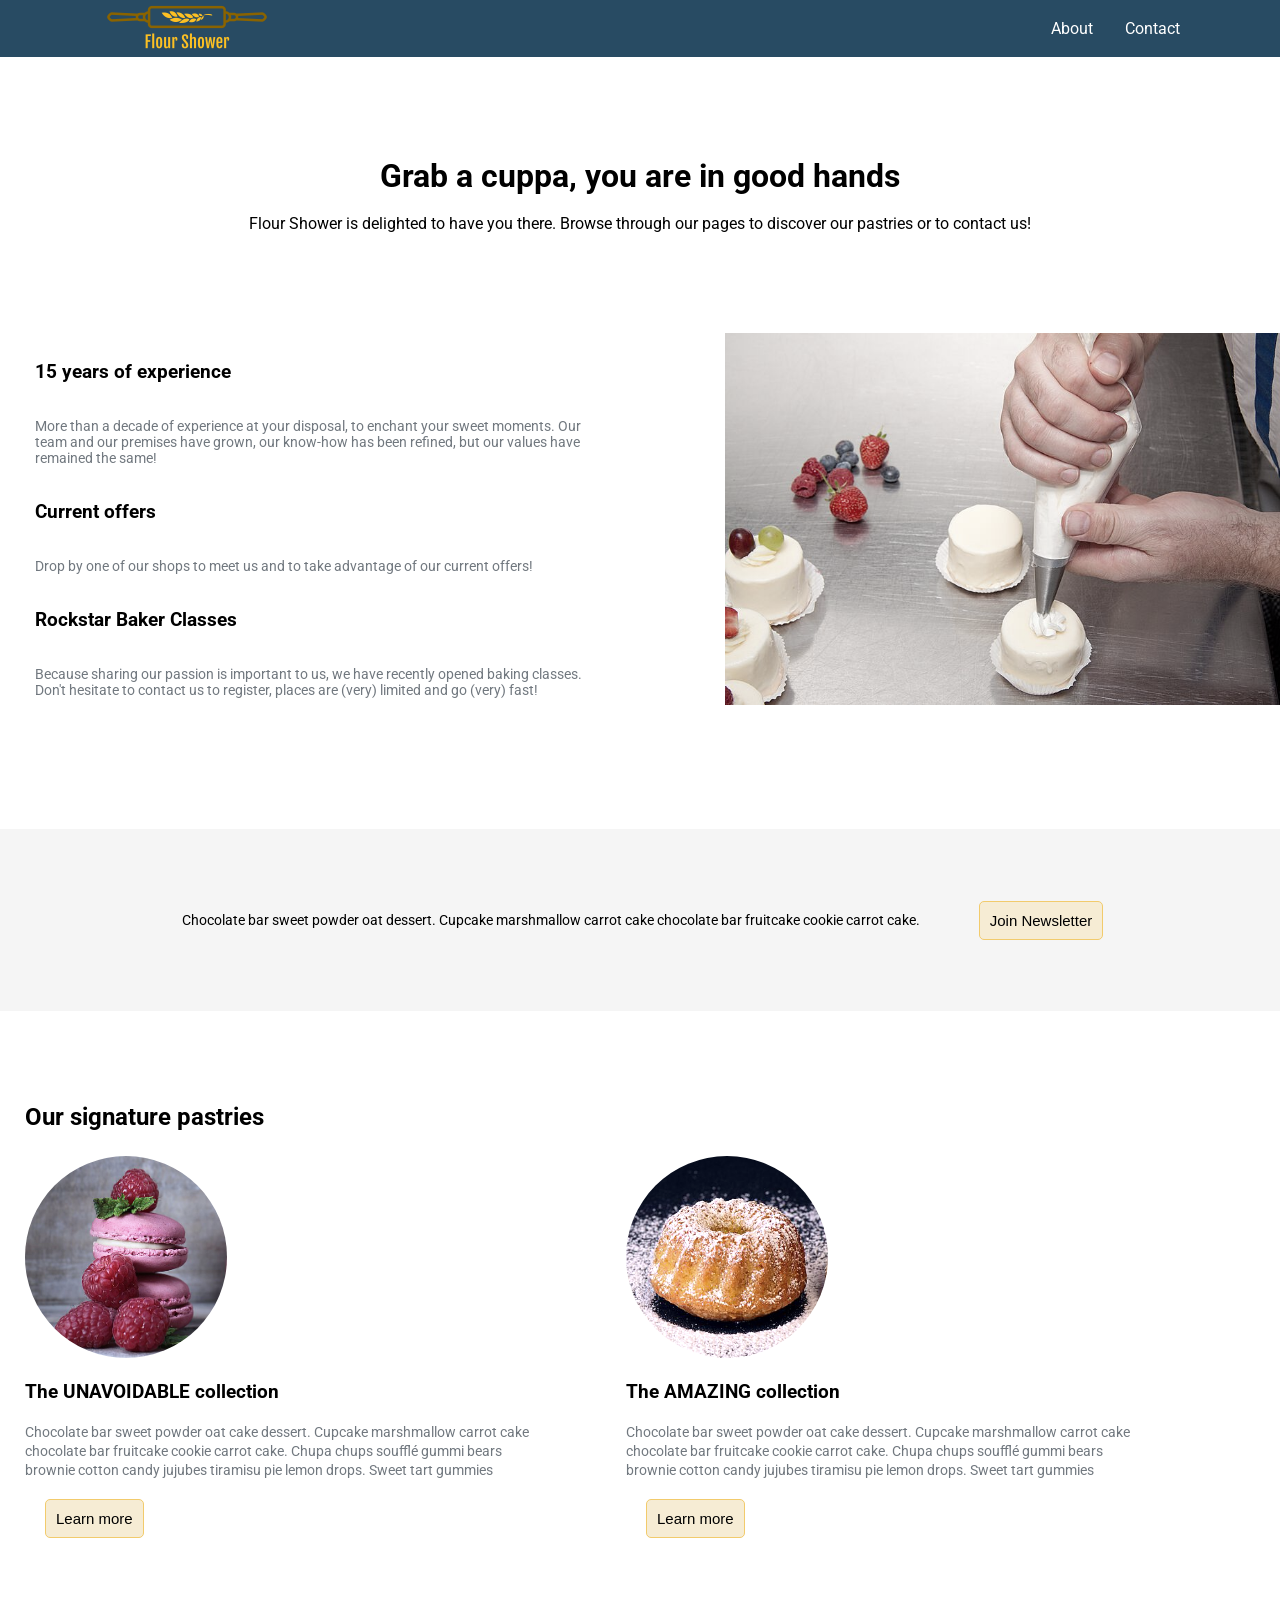
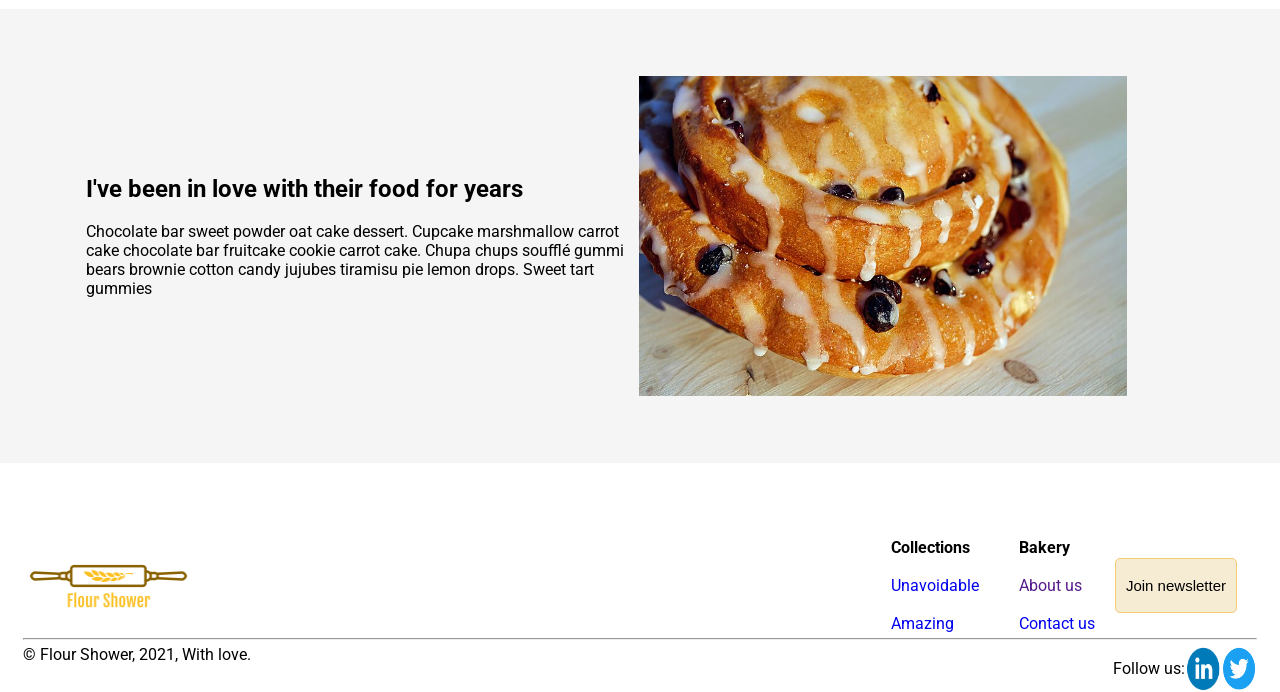
<file: Index.html>
<!DOCTYPE html>
<html lang="en">
  <head>
    <link rel="stylesheet" type="text/css" href="stylesheets/style.css" />
    <meta charset="utf-8" />
    <title>FLOUR SHOWER</title>
  </head>
  <body>
    <!-- ----------------------------------------------------------------------- -->
    <!--                                 HEADER                                  -->
    <!-- ----------------------------------------------------------------------- -->
    <header>
      <div class="logo1">
        <img src="Images/logo.png" alt="Flour Shower Logo" />
      </div>
      <nav>
        <a class="links" href=""><p>About&emsp;</p></a>
        <a class="links" href=""><p>&emsp;Contact</p></a>
      </nav>
    </header>
    <!-- ----------------------------------------------------------------------- -->
    <!--                                  MAIN                                   -->
    <!-- ----------------------------------------------------------------------- -->
    <main>
      <figure class="box1">
        <h1>Grab a cuppa, you are in good hands</h1>
        <br />
        <p>
          Flour Shower is delighted to have you there. Browse through our pages
          to discover our pastries or to contact us!
        </p>
      </figure>
      <figure class="box2">
        <figcaption class="txt1">
          <h3>15 years of experience</h3>

          <span>
            More than a decade of experience at your disposal, to enchant your
            sweet moments. Our team and our premises have grown, our know-how
            has been refined, but our values have remained the same!
          </span>

          <h3>Current offers</h3>

          <span>
            Drop by one of our shops to meet us and to take advantage of our
            current offers!
          </span>

          <h3>Rockstar Baker Classes</h3>

          <span>
            Because sharing our passion is important to us, we have recently
            opened baking classes. Don't hesitate to contact us to register,
            places are (very) limited and go (very) fast!
          </span>
        </figcaption>
        <img class="pic1" src="Images/cream.jpg" alt="Cream on cakes" />
      </figure>
      <figure class="box3">
        <figcaption class="txt2">
          <p>
            Chocolate bar sweet powder oat dessert. Cupcake marshmallow carrot
            cake chocolate bar fruitcake cookie carrot cake.&ensp;&ensp;
          </p>
        </figcaption>
        <button class="btn">Join Newsletter</button>
      </figure>
      <h2 class="box4title">Our&nbsp;signature&nbsp;pastries</h2>
      <figure class="box4">
        <article class="subox1">
          <img
            src="Images/square_macarons.jpg"
            alt="Macarons tower"
            class="pic2"
          />
          <br />
          <br />
          <figcaption class="txt3">
            <h3>The UNAVOIDABLE collection</h3>
            <br />
            <span>
              Chocolate bar sweet powder oat cake dessert. Cupcake marshmallow
              carrot cake chocolate bar fruitcake cookie carrot cake. Chupa
              chups soufflé gummi bears brownie cotton candy jujubes tiramisu
              pie lemon drops. Sweet tart gummies
            </span>
            <br />
          </figcaption>
          <button class="btn">Learn more</button>
        </article>
        <article class="subox2">
          <img
            src="Images/square_round-pastries.jpg"
            alt="Round pastries"
            class="pic3"
          />
          <br />
          <br />
          <figcaption class="txt4">
            <h3>The AMAZING collection</h3>
            <br />
            <span>
              Chocolate bar sweet powder oat cake dessert. Cupcake marshmallow
              carrot cake chocolate bar fruitcake cookie carrot cake. Chupa
              chups soufflé gummi bears brownie cotton candy jujubes tiramisu
              pie lemon drops. Sweet tart gummies
            </span>
            <br />
          </figcaption>
          <button class="btn">Learn more</button>
        </article>
      </figure>
      <figure class="box5">
        <figcaption class="txt5">
          <h2>I've been in love with their food for years</h2>
          <br />
          <p>
            Chocolate bar sweet powder oat cake dessert. Cupcake marshmallow
            carrot cake chocolate bar fruitcake cookie carrot cake. Chupa chups
            soufflé gummi bears brownie cotton candy jujubes tiramisu pie lemon
            drops. Sweet tart gummies
          </p>
        </figcaption>
        <img
          src="Images/oven-noodle.jpg"
          alt="Snail styled pastry"
          class="pic4"
        />
      </figure>
      <figure class="footop">
        <img src="Images/logo.png" alt="Flour Shower Logo" class="logogo" />
        <div class="end">
          <ul class="collections">
            <h4>Collections</h4>
            <br />
            <li>
              <a rel="stylesheet" href="flour_sh_page4.html">Unavoidable</a>
            </li>
            <br />
            <li><a rel="stylesheet" href="flour_sh_page3.html">Amazing</a></li>
          </ul>
          <ul class="bakery">
            <h4>Bakery</h4>
            <br />
            <li><a rel="stylesheet" href="">About us</a></li>
            <br />
            <li>
              <a rel="stylesheet" href="flour_sh_page5.html">Contact us</a>
            </li>
          </ul>
          <button class="btn">Join newsletter</button>
        </div>
      </figure>
      <hr />
    </main>
    <!-- ----------------------------------------------------------------------- -->
    <!--                                 FOOTER                                  -->
    <!-- ----------------------------------------------------------------------- -->
    <footer>
      <div class="wl">
        <p>© Flour Shower, 2021, With love.</p>
      </div>
      <figure class="logofin">
        <p>Follow us:</p>
        <img
          src="Images/logo-linkedin.png"
          alt="Linkedin logo"
          class="logoend"
        />
        <img src="Images/logo-twitter.png" alt="Tweeter logo" class="logoend" />
      </figure>
    </footer>
  </body>
</html>
</file>
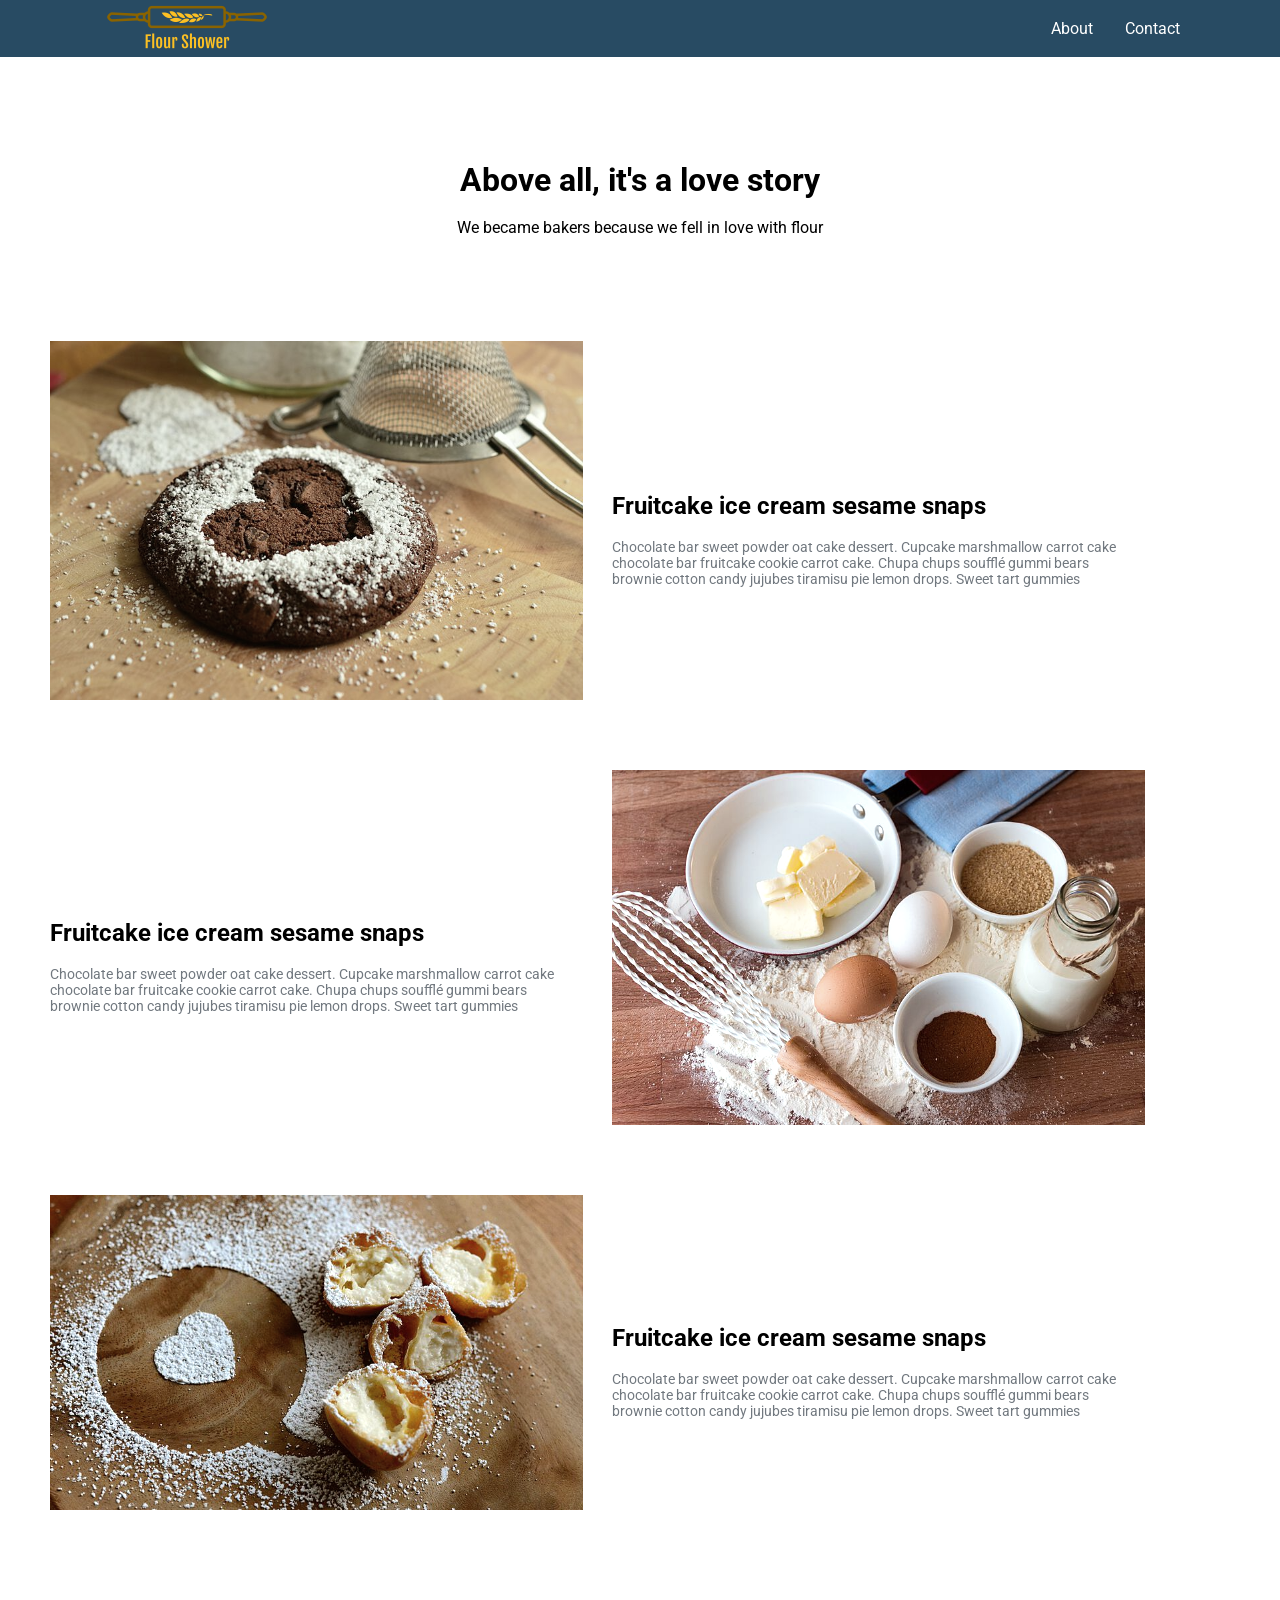
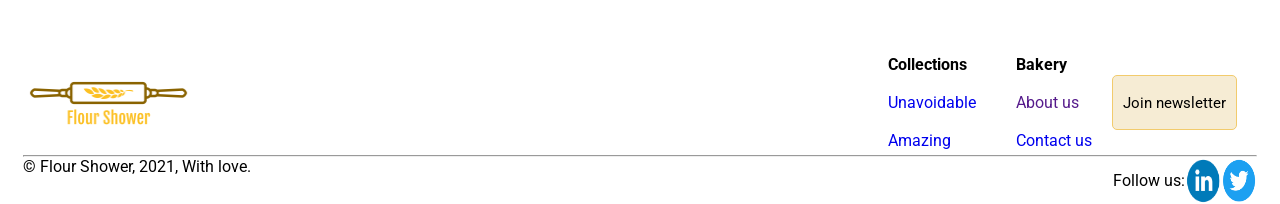
<file: flour_sh_page2.html>
<!DOCTYPE html>
<html lang="en">
  <head>
    <link rel="stylesheet" type="text/css" href="stylesheets/style_base.css" />
    <link rel="stylesheet" type="text/css" href="stylesheets/style_page2.css" />
    <meta charset="utf-8" />
    <title>FLOUR SHOWER</title>
  </head>
  <body>
    <!-- ----------------------------------------------------------------------- -->
    <!--                                 HEADER                                  -->
    <!-- ----------------------------------------------------------------------- -->
    <header>
      <div class="logo1">
        <img src="Images/logo.png" alt="Flour Shower Logo" />
      </div>
      <nav>
        <a class="links" href=""><p>About&emsp;</p></a>
        <a class="links" href=""><p>&emsp;Contact</p></a>
      </nav>
    </header>
    <!-- ----------------------------------------------------------------------- -->
    <!--                                  MAIN                                   -->
    <!-- ----------------------------------------------------------------------- -->
    <main>
      <figure class="box1">
        <h1>Above all, it's a love story</h1>
        <br />
        <p>We became bakers because we fell in love with flour</p>
      </figure>
      <div class="boxes">
        <figure class="box2">
          <img
            src="Images/coeur2.jpg"
            alt="heart printed on a piece of sh"
            class="puked"
          />
          <figcaption class="txt1">
            <h2>Fruitcake ice cream sesame snaps</h2>
            <br />
            <span
              >Chocolate bar sweet powder oat cake dessert. Cupcake marshmallow
              carrot cake chocolate bar fruitcake cookie carrot cake. Chupa
              chups soufflé gummi bears brownie cotton candy jujubes tiramisu
              pie lemon drops. Sweet tart gummies
            </span>
          </figcaption>
        </figure>
        <figure class="box3">
          <figcaption class="txt2">
            <h2>Fruitcake ice cream sesame snaps</h2>
            <br />
            <span
              >Chocolate bar sweet powder oat cake dessert. Cupcake marshmallow
              carrot cake chocolate bar fruitcake cookie carrot cake. Chupa
              chups soufflé gummi bears brownie cotton candy jujubes tiramisu
              pie lemon drops. Sweet tart gummies</span
            >
          </figcaption>
          <img
            src="Images/preparation.jpg"
            alt="useless tools for useless fools"
            class="egg"
          />
        </figure>
        <figure class="box4">
          <img src="Images/coeur3.jpg" alt="oysters scaming cakes" class="oï" />
          <figcaption class="txt3">
            <h2>Fruitcake ice cream sesame snaps</h2>
            <br />
            <span
              >Chocolate bar sweet powder oat cake dessert. Cupcake marshmallow
              carrot cake chocolate bar fruitcake cookie carrot cake. Chupa
              chups soufflé gummi bears brownie cotton candy jujubes tiramisu
              pie lemon drops. Sweet tart gummies
            </span>
          </figcaption>
        </figure>
      </div>
      <figure class="footop">
        <img src="Images/logo.png" alt="Flour Shower Logo" class="logogo" />
        <div class="end">
          <ul class="collections">
            <h4>Collections</h4>
            <br />
            <li>
              <a rel="stylesheet" href="flour_sh_page4.html">Unavoidable</a>
            </li>
            <br />
            <li><a rel="stylesheet" href="flour_sh_page3.html">Amazing</a></li>
          </ul>
          <ul class="bakery">
            <h4>Bakery</h4>
            <br />
            <li><a rel="stylesheet" href="">About us</a></li>
            <br />
            <li>
              <a rel="stylesheet" href="flour_sh_page5.html">Contact us</a>
            </li>
          </ul>
          <button class="btn">Join newsletter</button>
        </div>
      </figure>
      <hr />
    </main>
    <!-- ----------------------------------------------------------------------- -->
    <!--                                 FOOTER                                  -->
    <!-- ----------------------------------------------------------------------- -->
    <footer>
      <div class="wl">
        <p>© Flour Shower, 2021, With love.</p>
      </div>
      <figure class="logofin">
        <p>Follow us:</p>
        <img
          src="Images/logo-linkedin.png"
          alt="Linkedin logo"
          class="logoend"
        />
        <img src="Images/logo-twitter.png" alt="Tweeter logo" class="logoend" />
      </figure>
    </footer>
  </body>
</html>
</file>
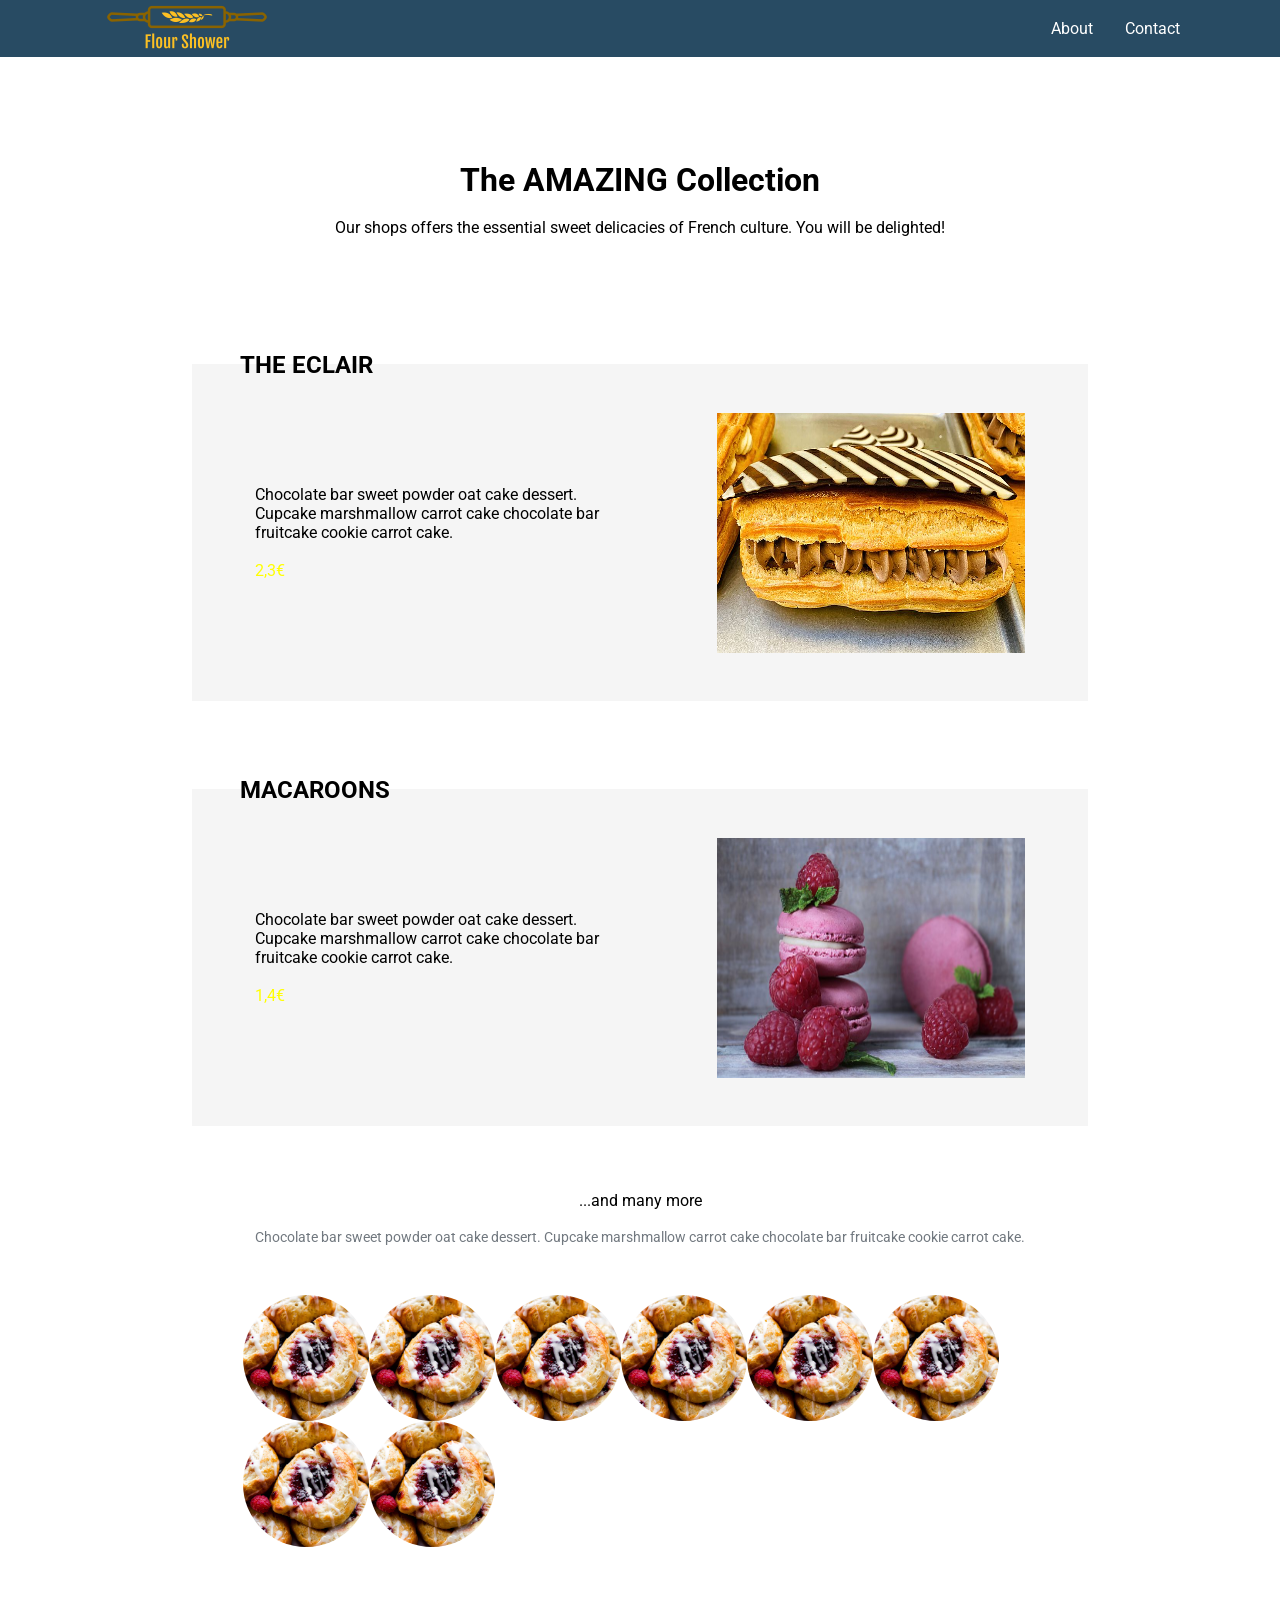
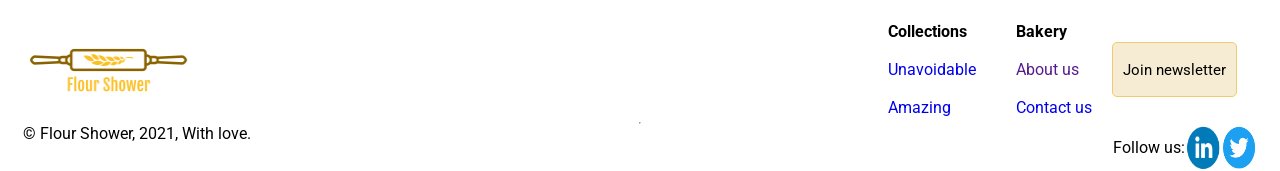
<file: flour_sh_page3.html>
<!DOCTYPE html>
<html lang="en">
  <head>
    <link rel="stylesheet" type="text/css" href="stylesheets/style_base.css" />
    <link
      rel="stylesheet"
      type="text/css"
      href="stylesheets/style_page3_n_4.css"
    />
    <meta charset="utf-8" />
    <title>FLOUR SHOWER</title>
  </head>
  <body>
    <!-- ----------------------------------------------------------------------- -->
    <!--                                 HEADER                                  -->
    <!-- ----------------------------------------------------------------------- -->
    <header>
      <div class="logo1">
        <img src="Images/logo.png" alt="Flour Shower Logo" />
      </div>
      <nav>
        <a class="links" href=""><p>About&emsp;</p></a>
        <a class="links" href=""><p>&emsp;Contact</p></a>
      </nav>
    </header>
    <main>
      <figure class="box1">
        <h1>The AMAZING Collection</h1>
        <br />
        <p>
          Our shops offers the essential sweet delicacies of French culture. You
          will be delighted!
        </p>
      </figure>
      <div class="boxes">
        <div class="boxtitle">
          <h2>THE ECLAIR</h2>
        </div>
        <figure class="box2">
          <figcaption class="txtbox2">
            <p>
              Chocolate bar sweet powder oat cake dessert. Cupcake marshmallow
              carrot cake chocolate bar fruitcake cookie carrot cake.
            </p>
            <br />
            <p class="price">2,3€</p>
          </figcaption>
          <img src="Images/eclair.jpg" alt="yummy" class="pic1" />
        </figure>
        <div class="boxtitle">
          <h2>MACAROONS</h2>
        </div>
        <figure class="box3">
          <figcaption class="txtbox2">
            <p>
              Chocolate bar sweet powder oat cake dessert. Cupcake marshmallow
              carrot cake chocolate bar fruitcake cookie carrot cake.
            </p>
            <br />
            <p class="price">1,4€</p>
          </figcaption>
          <img src="Images/macarons.jpg" alt="yummyyummy" class="pic2" />
        </figure>
        <figcaption class="txtbox">
          <p>...and many more</p>
          <br />
          <span>
            Chocolate bar sweet powder oat cake dessert. Cupcake marshmallow
            carrot cake chocolate bar fruitcake cookie carrot cake.
          </span>
        </figcaption>
      </div>
      <figure class="box4">
        <img src="Images/pastries.jpg" alt="pastries" class="pic3" />
        <img src="Images/pastries.jpg" alt="pastries" class="pic3" />
        <img src="Images/pastries.jpg" alt="pastries" class="pic3" />
        <img src="Images/pastries.jpg" alt="pastries" class="pic3" />
        <img src="Images/pastries.jpg" alt="pastries" class="pic3" />
        <img src="Images/pastries.jpg" alt="pastries" class="pic3" />
        <img src="Images/pastries.jpg" alt="pastries" class="pic3" />
        <img src="Images/pastries.jpg" alt="pastries" class="pic3" />
      </figure>

      <!-- ----------------------------------------------------------------------- -->
      <!--                                 FOOTER                                  -->
      <!-- ----------------------------------------------------------------------- -->

      <!-- ----------------------------------------------------------------------- -->
      <!--                                  MAIN                                   -->
      <!-- ----------------------------------------------------------------------- -->

      <figure class="footop">
        <img src="Images/logo.png" alt="Flour Shower Logo" class="logogo" />
        <div class="end">
          <ul class="collections">
            <h4>Collections</h4>
            <br />
            <li>
              <a rel="stylesheet" href="flour_sh_page4.html">Unavoidable</a>
            </li>
            <br />
            <li><a rel="stylesheet" href="flour_sh_page3.html">Amazing</a></li>
          </ul>
          <ul class="bakery">
            <h4>Bakery</h4>
            <br />
            <li><a rel="stylesheet" href="">About us</a></li>
            <br />
            <li>
              <a rel="stylesheet" href="flour_sh_page5.html">Contact us</a>
            </li>
          </ul>
          <button class="btn">Join newsletter</button>
        </div>
      </figure>
      <hr />
    </main>
    <footer>
      <div class="wl">
        <p>© Flour Shower, 2021, With love.</p>
      </div>
      <figure class="logofin">
        <p>Follow us:</p>
        <img
          src="Images/logo-linkedin.png"
          alt="Linkedin logo"
          class="logoend"
        />
        <img src="Images/logo-twitter.png" alt="Tweeter logo" class="logoend" />
      </figure>
    </footer>
  </body>
</html>
</file>
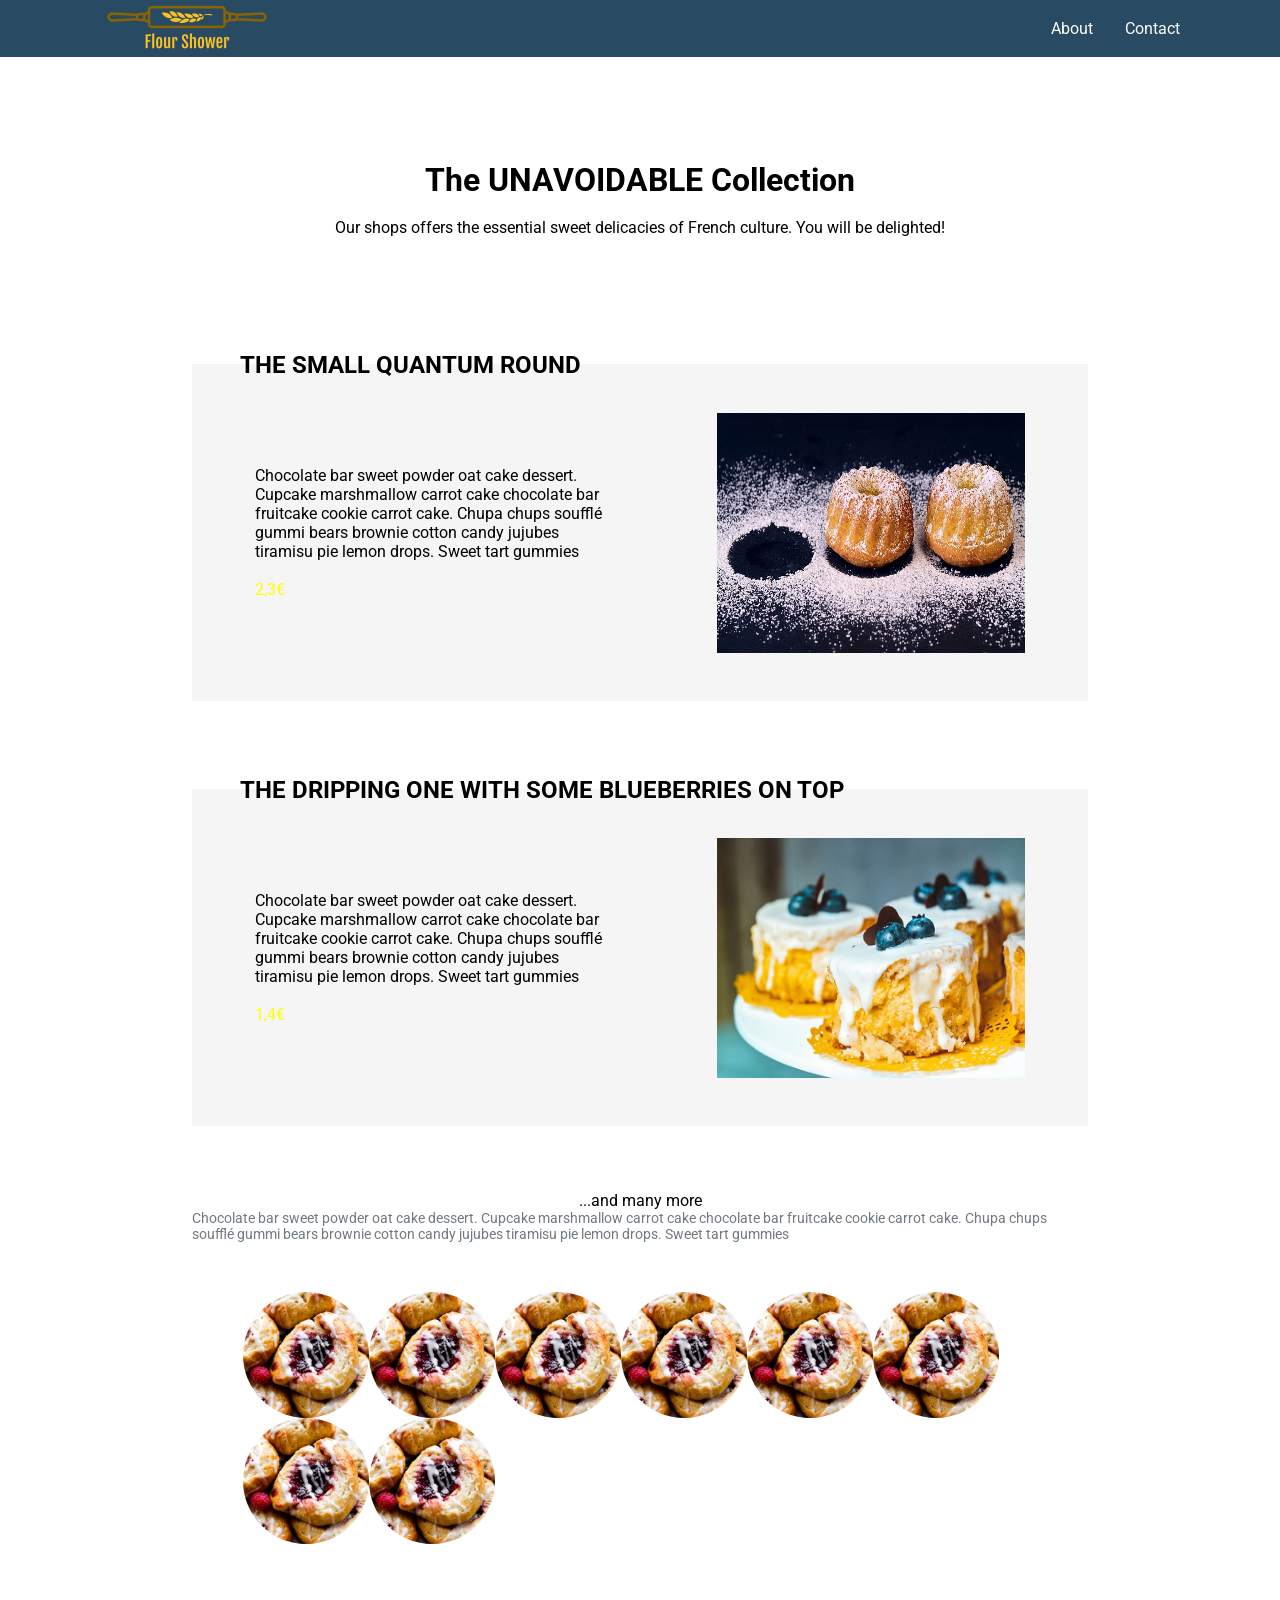
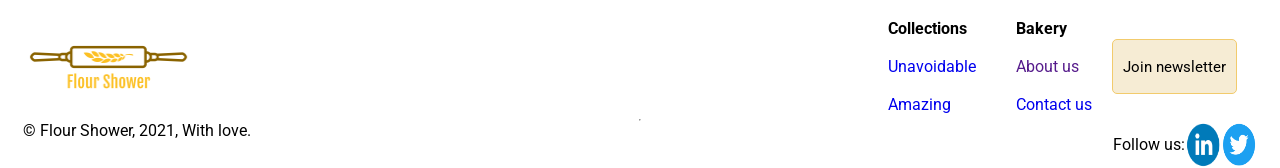
<file: flour_sh_page4.html>
<!DOCTYPE html>
<html lang="en">
  <head>
    <link rel="stylesheet" type="text/css" href="stylesheets/style_base.css" />
    <link
      rel="stylesheet"
      type="text/css"
      href="stylesheets/style_page3_n_4.css"
    />
    <meta charset="utf-8" />
    <title>FLOUR SHOWER</title>
  </head>
  <body>
    <!-- ----------------------------------------------------------------------- -->
    <!--                                 HEADER                                  -->
    <!-- ----------------------------------------------------------------------- -->
    <header>
      <div class="logo1">
        <img src="Images/logo.png" alt="Flour Shower Logo" />
      </div>
      <nav>
        <a class="links" href=""><p>About&emsp;</p></a>
        <a class="links" href=""><p>&emsp;Contact</p></a>
      </nav>
    </header>
    <!-- ----------------------------------------------------------------------- -->
    <!--                                  MAIN                                   -->
    <!-- ----------------------------------------------------------------------- -->
    <main>
      <figure class="box1">
        <h1>The UNAVOIDABLE Collection</h1>
        <br />
        <p>
          Our shops offers the essential sweet delicacies of French culture. You
          will be delighted!
        </p>
      </figure>
      <div class="boxes">
        <div class="boxtitle">
          <h2>THE SMALL QUANTUM ROUND</h2>
        </div>
        <figure class="box2">
          <figcaption class="txtbox2">
            <p>
              Chocolate bar sweet powder oat cake dessert. Cupcake marshmallow
              carrot cake chocolate bar fruitcake cookie carrot cake. Chupa
              chups soufflé gummi bears brownie cotton candy jujubes tiramisu
              pie lemon drops. Sweet tart gummies
            </p>
            <br />
            <p class="price">2,3€</p>
          </figcaption>
          <img src="Images/surprise2.jpg" alt="yummy" class="pic1" />
        </figure>
        <div class="boxtitle">
          <h2>THE DRIPPING ONE WITH SOME BLUEBERRIES ON TOP</h2>
        </div>
        <figure class="box3">
          <figcaption class="txtbox2">
            <p>
              Chocolate bar sweet powder oat cake dessert. Cupcake marshmallow
              carrot cake chocolate bar fruitcake cookie carrot cake. Chupa
              chups soufflé gummi bears brownie cotton candy jujubes tiramisu
              pie lemon drops. Sweet tart gummies
            </p>
            <br />
            <p class="price">1,4€</p>
          </figcaption>
          <img src="Images/surprise1.jpg" alt="yummyyummy" class="pic2" />
        </figure>
        <figcaption class="txtbox">
          <p>...and many more</p>
          <span>
            Chocolate bar sweet powder oat cake dessert. Cupcake marshmallow
            carrot cake chocolate bar fruitcake cookie carrot cake. Chupa chups
            soufflé gummi bears brownie cotton candy jujubes tiramisu pie lemon
            drops. Sweet tart gummies
          </span>
        </figcaption>
      </div>
      <figure class="box4">
        <img src="Images/pastries.jpg" alt="pastries" class="pic3" />
        <img src="Images/pastries.jpg" alt="pastries" class="pic3" />
        <img src="Images/pastries.jpg" alt="pastries" class="pic3" />
        <img src="Images/pastries.jpg" alt="pastries" class="pic3" />
        <img src="Images/pastries.jpg" alt="pastries" class="pic3" />
        <img src="Images/pastries.jpg" alt="pastries" class="pic3" />
        <img src="Images/pastries.jpg" alt="pastries" class="pic3" />
        <img src="Images/pastries.jpg" alt="pastries" class="pic3" />
      </figure>

      <!-- ----------------------------------------------------------------------- -->
      <!--                                 FOOTER                                  -->
      <!-- ----------------------------------------------------------------------- -->
      <figure class="footop">
        <img src="Images/logo.png" alt="Flour Shower Logo" class="logogo" />
        <div class="end">
          <ul class="collections">
            <h4>Collections</h4>
            <br />
            <li>
              <a rel="stylesheet" href="flour_sh_page4.html">Unavoidable</a>
            </li>
            <br />
            <li><a rel="stylesheet" href="flour_sh_page3.html">Amazing</a></li>
          </ul>
          <ul class="bakery">
            <h4>Bakery</h4>
            <br />
            <li><a rel="stylesheet" href="">About us</a></li>
            <br />
            <li>
              <a rel="stylesheet" href="flour_sh_page5.html">Contact us</a>
            </li>
          </ul>
          <button class="btn">Join newsletter</button>
        </div>
      </figure>
      <hr />
    </main>
    <footer>
      <div class="wl">
        <p>© Flour Shower, 2021, With love.</p>
      </div>
      <figure class="logofin">
        <p>Follow us:</p>
        <img
          src="Images/logo-linkedin.png"
          alt="Linkedin logo"
          class="logoend"
        />
        <img src="Images/logo-twitter.png" alt="Tweeter logo" class="logoend" />
      </figure>
    </footer>
  </body>
</html>
</file>
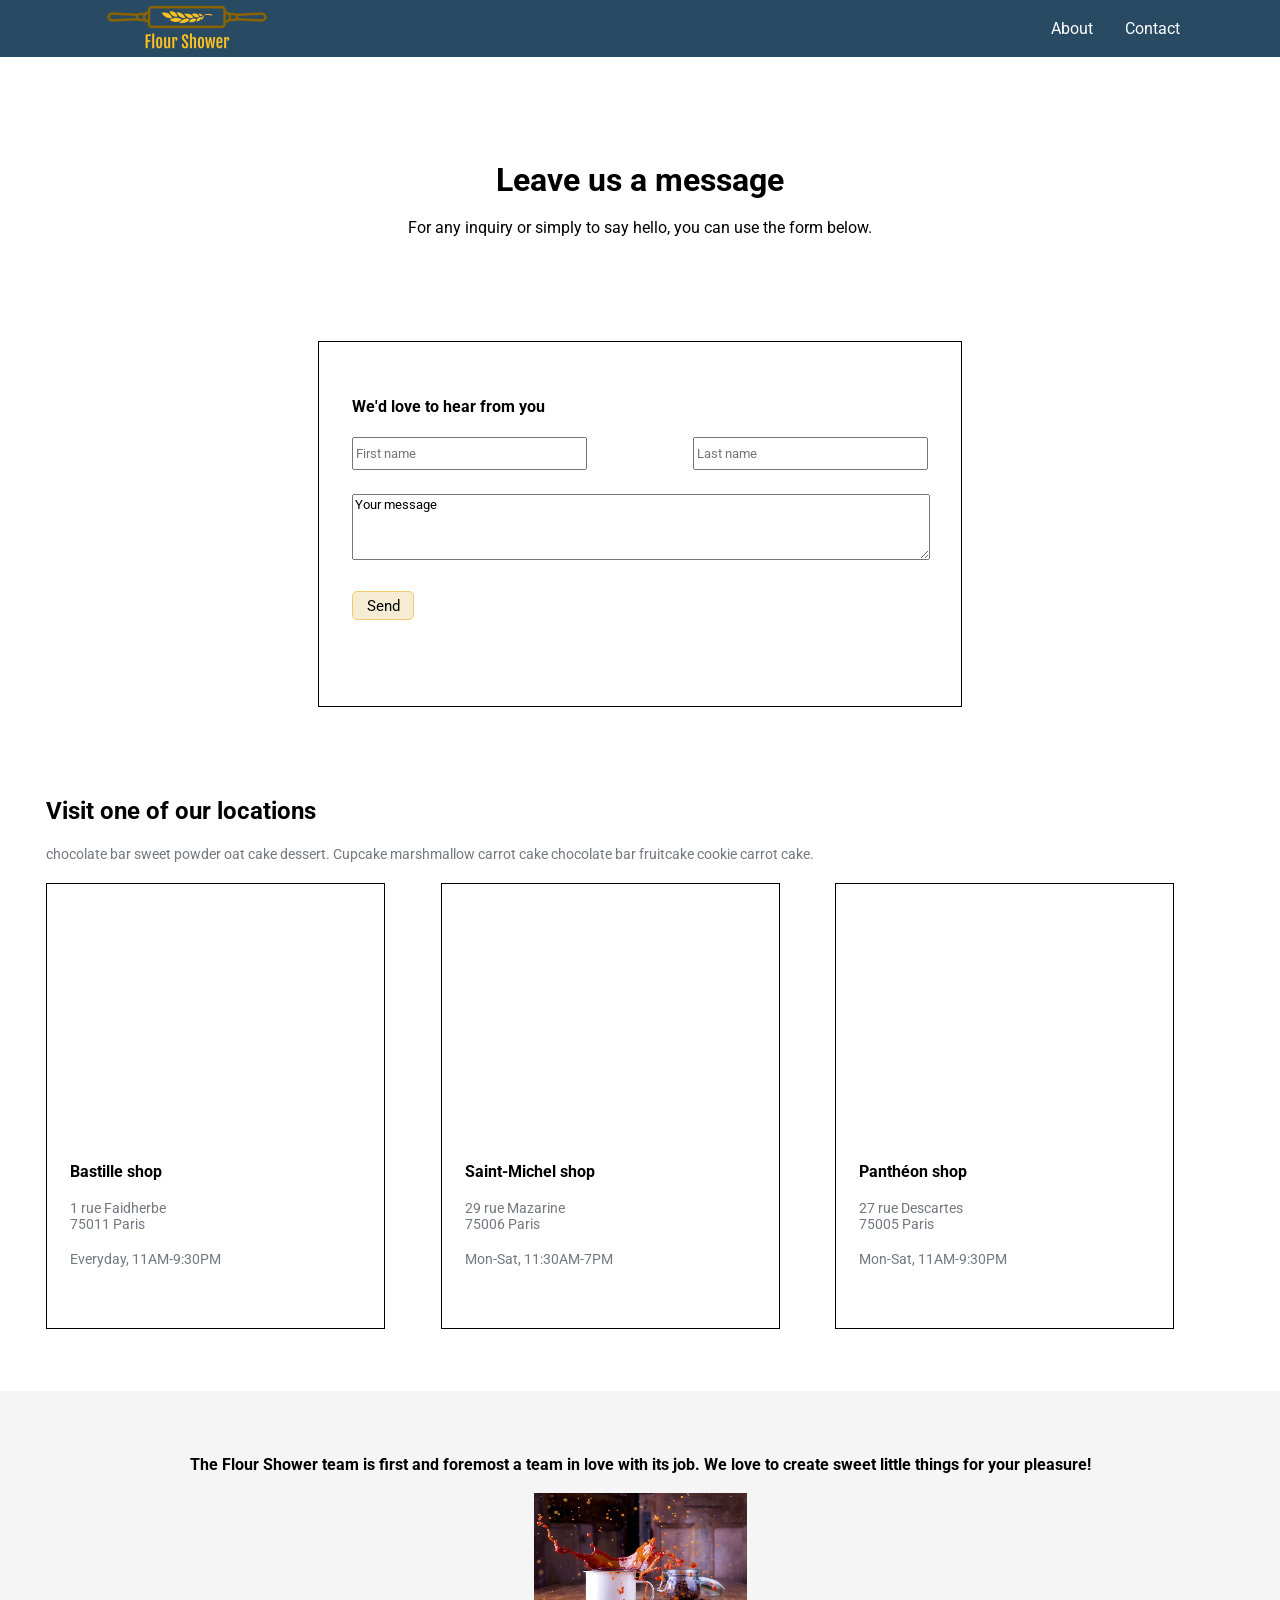
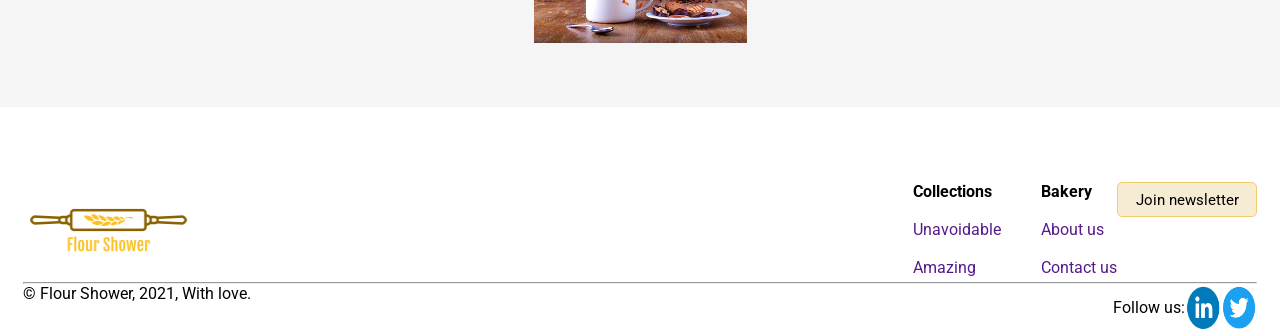
<file: flour_sh_page5.html>
<!DOCTYPE html>
<html lang="en">
  <head>
    <link rel="stylesheet" type="text/css" href="stylesheets/style_page5.css" />
    <link rel="stylesheet" type="text/css" href="stylesheets/style_base.css" />
    <meta charset="utf-8" />
    <title>FLOUR SHOWER</title>
  </head>
  <body>
    <!-- ----------------------------------------------------------------------- -->
    <!--                                 HEADER                                  -->
    <!-- ----------------------------------------------------------------------- -->
    <header>
      <div class="logo1">
        <img src="Images/logo.png" alt="Flour Shower Logo" />
      </div>
      <nav>
        <a class="links" href=""><p>About&emsp;</p></a>
        <a class="links" href=""><p>&emsp;Contact</p></a>
      </nav>
    </header>
    <!-- ----------------------------------------------------------------------- -->
    <!--                                  MAIN                                   -->
    <!-- ----------------------------------------------------------------------- -->
    <main>
      <figure class="box1">
        <h1>Leave us a message</h1>
        <br />
        <p>
          For any inquiry or simply to say hello, you can use the form below.
        </p>
      </figure>
      <div class="formpos">
        <form action="" method="get" class="form">
          <figcaption class="formtitle">We'd love to hear from you</figcaption>
          <div class="names">
            <input
              type="text"
              name="fname"
              id="fname"
              placeholder="First name"
              required
            />
            <input
              type="text"
              name="lname"
              id="lname"
              placeholder="Last name"
              required
            />
          </div>
          <div class="message">
            <textarea id="msg" name="mess" rows="4" placeholder="Your message">
Your message
            </textarea>
          </div>
          <input type="submit" value="Send" class="btn" />
        </form>
      </div>
      <figure class="box2">
        <h2>Visit one of our locations</h2>
        <br />
        <span
          >chocolate bar sweet powder oat cake dessert. Cupcake marshmallow
          carrot cake chocolate bar fruitcake cookie carrot cake.</span
        >
      </figure>
      <figure class="box3">
        <article class="map" id="bastille">
          <iframe
            src="https://www.google.com/maps/embed?pb=!1m18!1m12!1m3!1d2625.3959098829314!2d2.381983914770683!3d48.8506603792867!2m3!1f0!2f0!3f0!3m2!1i1024!2i768!4f13.1!3m3!1m2!1s0x47e6720bf730f431%3A0x4f0d2095fae60feb!2s1%20Rue%20Faidherbe%2C%2075011%20Paris!5e0!3m2!1sfr!2sfr!4v1637278250141!5m2!1sfr!2sfr"
            class="bast"
            allowfullscreen=""
            loading="lazy"
          ></iframe>
          <figcaption class="maptxt">
            <h4>Bastille shop</h4>
            <br />
            <p>1 rue Faidherbe</p>
            <p>75011 Paris</p>
            <br />
            <p>Everyday, 11AM-9:30PM</p>
            <br />
          </figcaption>
        </article>
        <article class="map" id="saint-michel">
          <iframe
            src="https://www.google.com/maps/embed?pb=!1m18!1m12!1m3!1d2625.1862933866637!2d2.335938414770916!3d48.854657879287075!2m3!1f0!2f0!3f0!3m2!1i1024!2i768!4f13.1!3m3!1m2!1s0x47e671d8cf08b5a3%3A0x945c3df1696ea639!2s29%20Rue%20Mazarine%2C%2075006%20Paris!5e0!3m2!1sfr!2sfr!4v1637277928034!5m2!1sfr!2sfr"
            class="bast"
            allowfullscreen=""
            loading="lazy"
          ></iframe>
          <figcaption class="maptxt">
            <h4>Saint-Michel shop</h4>
            <br />
            <p>29 rue Mazarine</p>
            <p>75006 Paris</p>
            <br />
            <p>Mon-Sat, 11:30AM-7PM</p>
            <br />
          </figcaption>
        </article>
        <article class="map" id="pantheon">
          <iframe
            src="https://www.google.com/maps/embed?pb=!1m18!1m12!1m3!1d2625.6433064503854!2d2.347082714770425!3d48.84594207928624!2m3!1f0!2f0!3f0!3m2!1i1024!2i768!4f13.1!3m3!1m2!1s0x47e671ef5524e085%3A0x497bdbf55303e926!2s27%20Rue%20Descartes%2C%2075005%20Paris!5e0!3m2!1sfr!2sfr!4v1637277702535!5m2!1sfr!2sfr"
            class="bast"
            allowfullscreen=""
            loading="lazy"
          ></iframe>
          <figcaption class="maptxt">
            <h4>Panthéon shop</h4>
            <br />
            <p>27 rue Descartes</p>
            <p>75005 Paris</p>
            <br />
            <p>Mon-Sat, 11AM-9:30PM</p>
            <br />
          </figcaption>
        </article>
      </figure>
      <figure class="box4">
        <h4>
          The Flour Shower team is first and foremost a team in love with its
          job. We love to create sweet little things for your pleasure!
        </h4>
        <br />
        <img src="Images/splash.jpg" alt="splashing coffee" class="pic" />
      </figure>

      <figure class="footop">
        <img src="Images/logo.png" alt="Flour Shower Logo" class="logogo" />
        <div class="end">
          <ul class="collections">
            <h4>Collections</h4>
            <br />
            <li><a rel="stylesheet" href="">Unavoidable</a></li>
            <br />
            <li><a rel="stylesheet" href="">Amazing</a></li>
          </ul>
          <ul class="bakery">
            <h4>Bakery</h4>
            <br />
            <li><a rel="stylesheet" href="">About us</a></li>
            <br />
            <li><a rel="stylesheet" href="">Contact us</a></li>
          </ul>
          <button class="btn1">Join newsletter</button>
        </div>
      </figure>
      <hr />
    </main>
    <!-- ----------------------------------------------------------------------- -->
    <!--                                 FOOTER                                  -->
    <!-- ----------------------------------------------------------------------- -->
    <footer>
      <div class="wl">
        <p>© Flour Shower, 2021, With love.</p>
      </div>
      <figure class="logofin">
        <p>Follow us:</p>
        <img
          src="Images/logo-linkedin.png"
          alt="Linkedin logo"
          class="logoend"
        />
        <img src="Images/logo-twitter.png" alt="Tweeter logo" class="logoend" />
      </figure>
    </footer>
  </body>
</html>
</file>
<file: stylesheets/style.css>
/* -------------------------------------------------------------------------- */
/*                                    SETUP                                   */
/* -------------------------------------------------------------------------- */
@import url("https://fonts.googleapis.com/css2?family=Roboto:wght@100&display=swap");
@import url("https://fonts.googleapis.com/css2?family=Roboto:wght@500&display=swap");
* {
  margin: 0;
}
body {
  font-family: "Roboto", sans-serif;
  width: 100vw;
}
main {
  width: 100vw;
}
header {
  background-color: #284b63;
  display: flex;
  justify-content: space-between;
  align-items: center;
  height: 57px;
}
a {
  text-decoration: none;
}
ul {
  list-style-type: none;
}
hr {
  color: 1px solid black;
  margin: 23px;
  margin-top: 5px;
  margin-bottom: 5px;
}
span {
  color: #71787f;
  font-size: 14px;
}
/* -------------------------------------------------------------------------- */
/*                                     NAV                                    */
/* -------------------------------------------------------------------------- */
nav {
  margin-right: 100px;
  display: flex;
  flex-wrap: nowrap;
}
.links {
  color: white;
}
.btn {
  background-color: #f6ecd4;
  border: 1px solid #f2cb6c;
  padding: 10px;
  margin: 20px;
  text-align: center;
  text-decoration: none;
  display: inline-block;
  font-size: 15px;
  cursor: pointer;
  border-radius: 5px;
}
.btn1 {
  grid-column: 7;
  grid-row: 1;
  background-color: #f6ecd4;
  border: 1px solid #f2cb6c;
  margin: 0;
  text-align: center;
  text-decoration: none;
  display: inline-block;
  font-size: 15px;
  cursor: pointer;
  border-radius: 5px;
  width: 140px;
  height: 35px;
}

/* -------------------------------------------------------------------------- */
/*                                    BOXES                                   */
/* -------------------------------------------------------------------------- */
.box1 {
  text-align: center;
  padding: 100px;
}
.box2 {
  display: flex;
  flex-wrap: wrap;
  justify-content: space-between;
  width: 100vw;
}
.box3 {
  background-color: #f5f5f5;
  height: 182px;
  justify-content: center;
  align-items: center;
  display: flex;
  margin-top: 104px;
}
.box4 {
  display: flex;
  margin-left: 25px;
  margin-top: 25px;
  justify-content: space-between;
  margin-right: 140px;
  flex-wrap: wrap;
}
.subox1,
.subox2 {
  width: 514px;
  height: 453px;
}
.box5 {
  padding: 0;
  background-color: #f5f5f5;
  display: flex;
  align-items: center;
  justify-content: space-around;
  height: 454px;
  flex-wrap: wrap;
}
footer {
  display: flex;
  justify-content: space-between;
  align-content: flex-start;
}
.footop {
  width: 100vw;
  display: flex;
  justify-content: space-between;
  margin-top: 75px;
  align-items: center;
  flex-wrap: wrap;
}
.end {
  display: flex;
  flex-direction: row;
  justify-content: flex-end;
  margin-right: 23px;
}

/* -------------------------------------------------------------------------- */
/*                                    PICS                                    */
/* -------------------------------------------------------------------------- */
.logo1 {
  margin-left: 100px;
}
.pic1 {
  filter: saturate(60%);
  height: 372px;
  width: 555px;
  grid-column: 2;
  display: flex;
  justify-content: flex-end;
}
.pic2 {
  height: 202px;
  width: 202px;
  border-radius: 150px;
  filter: brightness(110%) saturate(80%);
}
.pic3 {
  height: 202px;
  width: 202px;
  border-radius: 150px;
  filter: brightness(110%) saturate(80%);
}
.pic4 {
  width: 488px;
  height: 320px;
  margin-right: 152px;
}
.logogo {
  margin-left: 23px;
  width: 170px;
}
.logoend {
  height: 36px;
  width: 36px;
  height: 47px;
}
.logofin {
  display: flex;
  align-items: center;
  flex-direction: row;
  margin-right: 23px;
}
/* -------------------------------------------------------------------------- */
/*                                     TXT                                    */
/* -------------------------------------------------------------------------- */
.txt1 {
  margin-left: 25px;
  height: 372px;
  max-width: 555px;
  display: flex;
  flex-wrap: wrap;
  justify-content: space-between;
  align-items: center;
  padding: 10px;
}
.txt2 {
  margin: 25px;
  font-size: 14px;
}
.box4title {
  margin-top: 92px;
  margin-left: 25px;
}
.txt5 {
  width: 550px;
  margin-left: 85px;
}
.wl {
  display: flex;
  align-items: flex-start;
  margin-left: 23px;
}
/* -------------------------------------------------------------------------- */
/*                                OTHER SCREENS                               */
/* -------------------------------------------------------------------------- */
@media screen and (max-width: 750px) {
  .box2 {
    display: flex;
    justify-content: center;
  }
  .txt1 {
    margin: 0px;
  }
  .box3 {
    padding-left: 100px;
    padding-right: 100px;
  }
  .box5 {
    display: flex;
    justify-content: center;
    align-items: center;
    height: 763px;
  }
  .pic4 {
    margin-right: 0px;
    width: 560px;
  }
  .txt5 {
    width: 560px;
    margin: 0px;
  }
}
@media screen and (max-width: 750px) {
}
</file>
<file: stylesheets/style_base.css>
/* -------------------------------------------------------------------------- */
/*                                    SETUP                                   */
/* -------------------------------------------------------------------------- */
@import url("https://fonts.googleapis.com/css2?family=Roboto:wght@100&display=swap");
@import url("https://fonts.googleapis.com/css2?family=Roboto:wght@500&display=swap");
* {
  margin: 0;
  font-family: "Roboto", sans-serif;
}
body {
  font-family: "Roboto", sans-serif;
  width: 100vw;
}
main {
  width: 100vw;
}
header {
  background-color: #284b63;
  display: flex;
  justify-content: space-between;
  align-items: center;
  height: 57px;
}
a {
  text-decoration: none;
}
ul {
  list-style-type: none;
}
hr {
  color: 1px solid black;
  margin-left: 23px;
  margin-right: 23px;
  margin-top: 5px;
}
span {
  color: #71787f;
  font-size: 14px;
}
/* -------------------------------------------------------------------------- */
/*                                     NAV                                    */
/* -------------------------------------------------------------------------- */
nav {
  margin-right: 100px;
  display: flex;
  flex-wrap: nowrap;
}
.links {
  color: white;
}
.btn {
  background-color: #f6ecd4;
  border: 1px solid #f2cb6c;
  padding: 10px;
  margin: 20px;
  text-align: center;
  text-decoration: none;
  display: inline-block;
  font-size: 15px;
  cursor: pointer;
  border-radius: 5px;
}

/* -------------------------------------------------------------------------- */
/*                               Footer de merde                              */
/* -------------------------------------------------------------------------- */
.btn1 {
  grid-column: 7;
  grid-row: 1;
  background-color: #f6ecd4;
  border: 1px solid #f2cb6c;
  margin: 0;
  text-align: center;
  text-decoration: none;
  display: inline-block;
  font-size: 15px;
  cursor: pointer;
  border-radius: 5px;
  width: 140px;
  height: 35px;
}
.logo1 {
  margin-left: 100px;
}
.footend {
  display: flex;
  justify-content: space-between;
  align-content: flex-start;
  flex-wrap: nowrap;
}
.footop {
  width: 100vw;
  display: flex;
  justify-content: space-between;
  margin-top: 75px;
  align-items: center;
  flex-wrap: wrap;
}
footer {
  display: flex;
  justify-content: space-between;
  align-content: flex-start;
}
.end {
  display: flex;
  flex-direction: row;
  justify-content: flex-end;
  margin-right: 23px;
}
.wl {
  display: flex;
  align-items: flex-start;
  margin-left: 23px;
}
.logogo {
  margin-left: 23px;
  width: 170px;
}
.logoend {
  height: 36px;
  width: 36px;
  height: 47px;
}
.logofin {
  display: flex;
  align-items: center;
  flex-direction: row;
  margin-right: 23px;
  justify-content: flex-end;
}
</file>
<file: stylesheets/style_page2.css>
/* -------------------------------------------------------------------------- */
/*                                    SETUP                                   */
/* -------------------------------------------------------------------------- */
@import url("https://fonts.googleapis.com/css2?family=Roboto:wght@100&display=swap");
@import url("https://fonts.googleapis.com/css2?family=Roboto:wght@500&display=swap");

header {
  width: 100vw;
}
.boxes {
  display: grid;
  grid-template-columns: 50px 561px 1fr 107px;
  grid-template-rows: 359px 70px 355px 70px 315px 70px;
}
/*  */

/* -------------------------------------------------------------------------- */
/*                                    BOXES                                   */
/* -------------------------------------------------------------------------- */
.box1 {
  height: 284px;
  width: 100vw;
  text-align: center;
  display: flex;
  align-items: center;
  flex-direction: column;
  justify-content: center;
}
.box2 {
  display: grid;
  grid-template-columns: 50% 50%;
  grid-row: 1;
  grid-column: 2/4;
}
.box3 {
  display: grid;
  grid-template-columns: 50% 50%;
  grid-row: 3;
  grid-column: 2/4;
}
.box4 {
  display: grid;
  grid-template-columns: 50% 50%;
  grid-row: 5;
  grid-column: 2/4;
}

/* -------------------------------------------------------------------------- */
/*                                    PICS                                    */
/* -------------------------------------------------------------------------- */

.puked {
  filter: saturate(60%);
  height: 359px;
  grid-column: 1/2;
  width: 533px;
}
.egg {
  height: 355px;
  grid-column: 2/3;
  filter: brightness(110%) saturate(80%);
  width: 533px;
}
.oï {
  height: 315px;
  grid-column: 1/2;
  filter: brightness(110%) saturate(80%);
  width: 533px;
}

/* -------------------------------------------------------------------------- */
/*                                     TXT                                    */
/* -------------------------------------------------------------------------- */
.txt1 {
  grid-column: 2/3;
  width: 507px;
  display: flex;
  flex-direction: column;
  justify-content: center;
}
.txt2 {
  width: 507px;
  grid-column: 1/2;
  display: flex;
  flex-direction: column;
  justify-content: center;
}
.txt3 {
  width: 507px;
  grid-column: 2/3;
  display: flex;
  flex-direction: column;
  justify-content: center;
}
.wl {
  display: flex;
  align-items: flex-start;
  margin-left: 23px;
}
/* -------------------------------------------------------------------------- */
/*                                OTHER SCREENS                               */
/* -------------------------------------------------------------------------- */
@media screen and (max-width: 750px) {
  .boxes {
    display: flex;
    flex-wrap: wrap;
    justify-content: center;
    align-content: space-between;
  }
  .boxes img {
    width: 654px;
  }
  .boxes figcaption {
    width: 654px;
  }
  .box2 {
    display: flex;
    flex-direction: column;
    align-content: space-between;
  }
  .box3 {
    display: flex;
    flex-direction: column-reverse;
    align-content: space-between;
  }
  .box4 {
    display: flex;
    flex-direction: column;
    align-content: space-between;
  }
}
.boxes figure {
  margin-bottom: 90px;
}
figcaption h2 {
  margin-top: 38px;
}
@media screen and (max-width: 500px) {
  .boxes {
    display: flex;
    flex-wrap: wrap;
    justify-content: center;
    align-content: space-between;
  }
  .boxes img {
    width: 405px;
  }
  .boxes figcaption {
    width: 405px;
  }
  .box2 {
    display: flex;
    flex-direction: column;
    align-content: space-between;
  }
  .box3 {
    display: flex;
    flex-direction: column-reverse;
    align-content: space-between;
  }
  .box4 {
    display: flex;
    flex-direction: column;
    align-content: space-between;
  }
}
.boxes figure {
  margin-bottom: 90px;
}
figcaption h2 {
  margin-top: 38px;
}
</file>
<file: stylesheets/style_page3_n_4.css>
.box1 {
  height: 284px;
  width: 100vw;
  text-align: center;
  display: flex;
  align-items: center;
  flex-direction: column;
  justify-content: center;
}
main {
  justify-content: space-between;
  display: flex;
  flex-direction: column;
  align-items: center;
}
.boxes {
  width: 70%;
  display: flex;
  flex-direction: column;
  align-content: space-between;
  justify-content: space-between;
}
.boxes img {
  width: 40%;
  height: 240px;
}
.boxes > figure {
  display: flex;
  justify-content: space-between;
  flex-direction: row;
  align-items: center;
  margin-top: 65px;
  margin-bottom: 65px;
  background-color: #f5f5f5;
  height: 337px;
  padding-left: 63px;
  padding-right: 63px;
  flex-wrap: wrap;
}
.boxes > figcaption {
  display: flex;
  flex-direction: column;
}
.price {
  color: yellow;
}
.pic3 {
  width: 126px;
  height: 126px;
  border-radius: 50%;
}
.boxtitle {
  height: 38px;
  display: flex;
  align-items: flex-end;
  margin-bottom: -80px;
  position: relative;
  margin-top: 0px;
  margin-left: 48px;
}
.txtbox2 {
  width: 347px;
}
.txtbox {
  display: flex;
  justify-content: center;
  align-items: center;
}
.box4 {
  display: flex;
  flex-wrap: wrap;
  width: 62%;
  margin-top: 50px;
}
@media screen and (max-width: 750px) {
  .boxes {
    width: 90%;
  }
  .boxes > figure {
    display: flex;
    justify-content: center;
    align-items: center;
    height: 534px;
    align-content: space-around;
    padding: 0px;
  }
  .boxes > figure > img {
    width: 86%;
    height: 59%;
  }
  .txtbox2 {
    width: 86%;
  }
  .box2 {
  }
}
</file>
<file: stylesheets/style_page5.css>
/* -------------------------------------------------------------------------- */
/*                                    BOXES                                   */
/* -------------------------------------------------------------------------- */
.box1 {
  height: 284px;
  width: 100vw;
  text-align: center;
  display: flex;
  align-items: center;
  flex-direction: column;
  justify-content: center;
}
.box2 {
  margin-left: 46px;
}
.box3 {
  display: flex;
  justify-content: space-between;
  margin-top: 20px;
  margin-right: 106px;
  margin-left: 46px;
}
.box4 {
  background-color: #f5f5f5;
  display: flex;
  align-items: center;
  flex-direction: column;
  padding: 64px;
  margin-top: 62px;
}
.box4 > img {
  width: 213px;
  height: 150px;
}
/* -------------------------------------------------------------------------- */
/*                                    FORM                                    */
/* -------------------------------------------------------------------------- */
.formpos {
  display: flex;
  justify-content: center;
  width: 100vw;
}

.form {
  width: 45%;
  height: 298px;
  display: grid;
  grid-template-columns: 50% 50%;
  grid-template-rows: 62px 57px 97px 82px;
  border: 1px solid black;
  padding: 33px;
  margin-bottom: 90px;
}
.formtitle {
  grid-row: 1;
  grid-column: 1;
  font-weight: bold;
  display: flex;
  align-items: center;
}
.names {
  grid-row: 2;
  grid-column: 1/3;
  display: flex;
  justify-content: space-between;
}
.names > input {
  width: 227px;
  height: 27px;
}
.message {
  grid-row: 3;
  grid-column: 1/3;
  display: flex;
  flex-direction: column;
  width: 578px;
}
form .btn {
  grid-column: 1;
  grid-row: 4;
  width: 62px;
  height: 29px;
  padding-bottom: 5px;
  margin: 0;
  padding: 0;
}

/* -------------------------------------------------------------------------- */
/*                                     MAP                                    */
/* -------------------------------------------------------------------------- */
.map {
  display: inline-block;
  border: 1px solid black;
  width: 337px;
  height: 444px;
}
.bast {
  width: 337px;
  height: 251px;
  border: 0;
}
.maptxt {
  padding: 23px;
}
.maptxt > p {
  color: #71787f;
  font-size: 14px;
}
@media screen and (max-width: 750px) {
  form {
  }
  .box3 {
    flex-wrap: wrap;
  }
  .box3 > article {
    width: 96%;
    height: 684px;
  }
  .box3 > article > * {
  }
}
</file>
